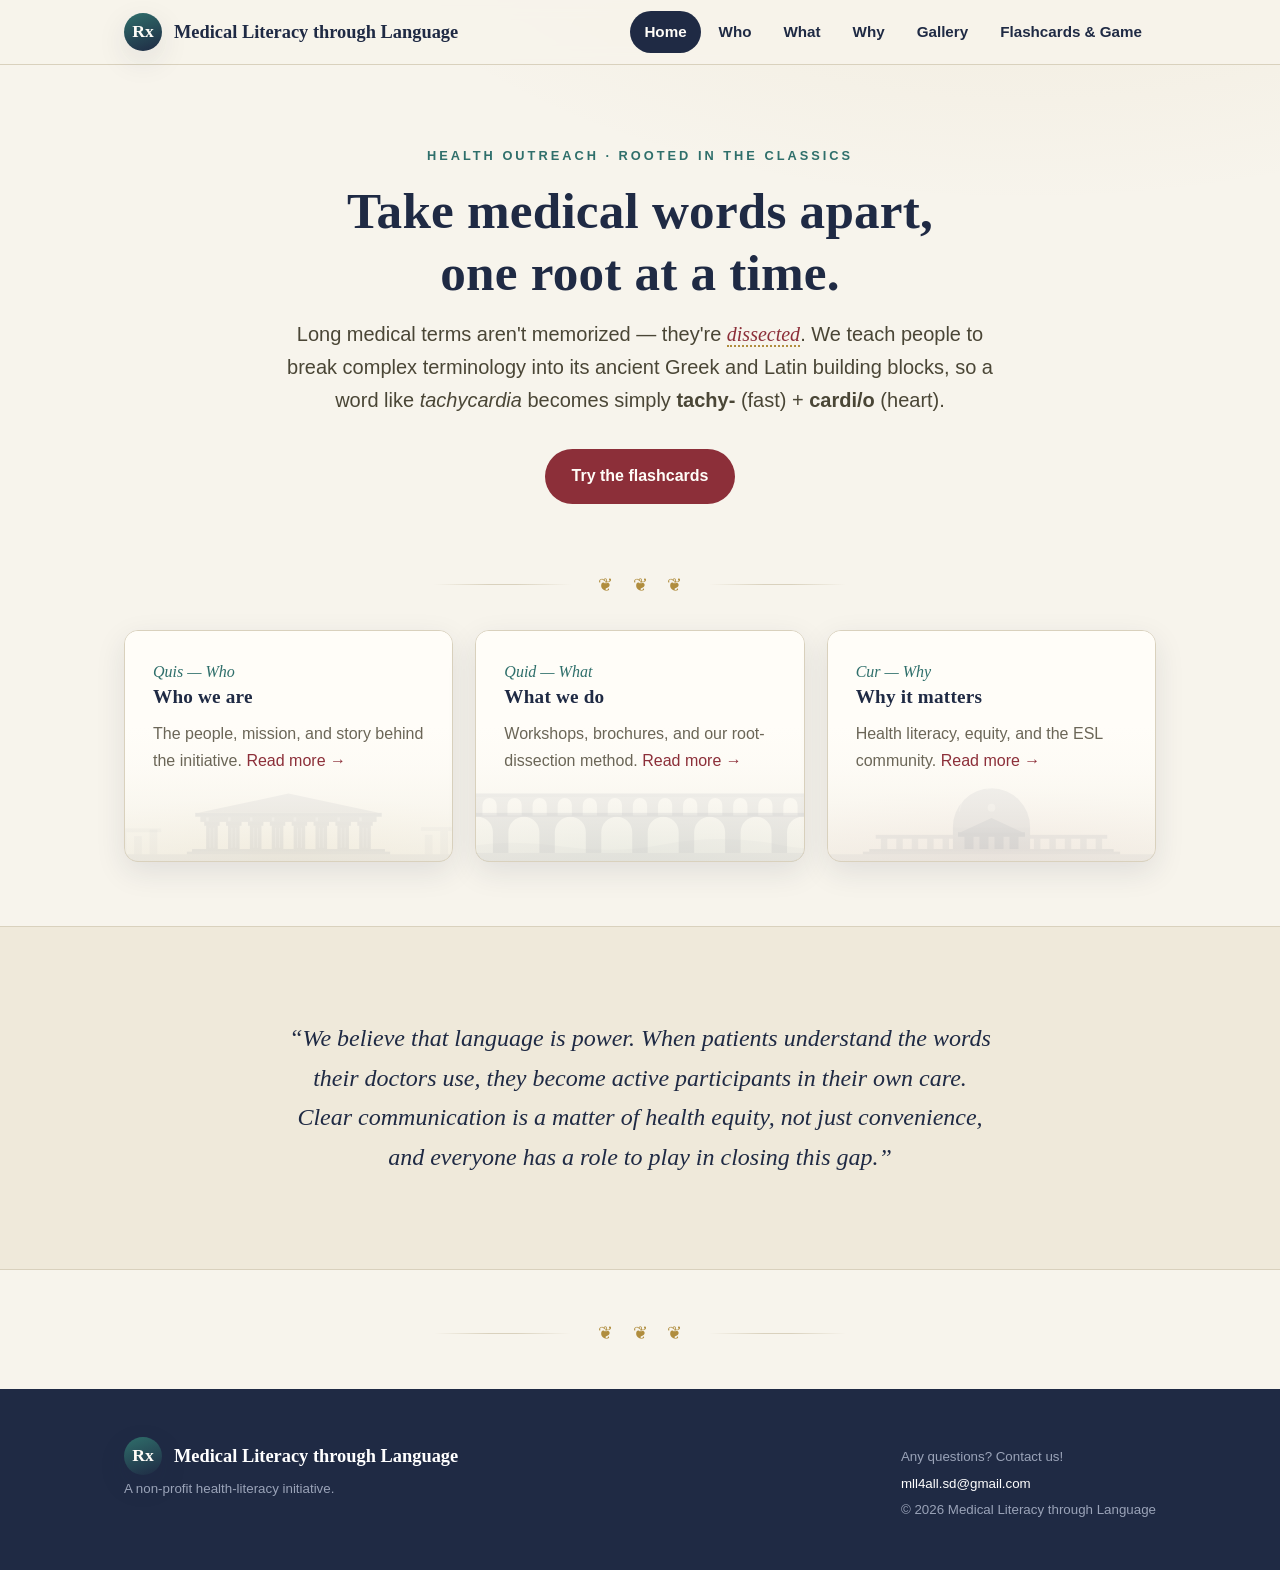
<file: index.html>
<!DOCTYPE html>
<html lang="en">
<head>
  <meta charset="UTF-8">
  <meta name="viewport" content="width=device-width, initial-scale=1.0">
  <title>Medical Literacy through Language — Dissecting Medical Language</title>
  <meta name="description" content="A health-outreach non-profit teaching people to decode medical terminology through its classical Greek and Latin roots.">
  <link rel="stylesheet" href="styles.css">
</head>
<body>

  <!-- ============ NAV (shared: edit header.js) ============ -->
  <script src="header.js"></script>

  <!-- ============ HERO ============ -->
  <header class="hero">
    <div class="container">
      <div class="eyebrow">Health Outreach · Rooted in the Classics</div>
      <h1>Take medical words apart,<br>one root at a time.</h1>
      <p class="lead">
        Long medical terms aren't memorized — they're <span class="word">dissected</span>.
        We teach people to break complex terminology into its ancient Greek and Latin
        building blocks, so a word like <i>tachycardia</i> becomes simply
        <b>tachy-</b> (fast) + <b>cardi/o</b> (heart).
      </p>
      <div class="btn-row">
        <a class="btn btn-primary" href="flashcards.html">Try the flashcards</a>
      </div>
    </div>
  </header>

  <div class="rule" aria-hidden="true" style="margin-top:10px;"><span>❦ ❦ ❦</span></div>

  <!-- ============ THREE PILLARS ============ -->
  <section>
    <div class="container">
      <div class="grid grid-3">
        <a class="card card-photo bg-who" href="who.html" style="color:inherit">
          <div class="kicker">Quis — Who</div>
          <h3>Who we are</h3>
          <p class="muted">The people, mission, and story behind the initiative. <span style="color:var(--accent)">Read more →</span></p>
        </a>
        <a class="card card-photo bg-what" href="what.html" style="color:inherit">
          <div class="kicker">Quid — What</div>
          <h3>What we do</h3>
          <p class="muted">Workshops, brochures, and our root-dissection method. <span style="color:var(--accent)">Read more →</span></p>
        </a>
        <a class="card card-photo bg-why" href="why.html" style="color:inherit">
          <div class="kicker">Cur — Why</div>
          <h3>Why it matters</h3>
          <p class="muted">Health literacy, equity, and the ESL community. <span style="color:var(--accent)">Read more →</span></p>
        </a>
      </div>
    </div>
  </section>

  <!-- ============ MISSION STRIP (editable) ============ -->
  <section style="background:var(--marble-2); border-top:1px solid var(--line); border-bottom:1px solid var(--line);">
    <div class="container" style="text-align:center; max-width:760px;">
      <p class="pullquote" style="border:none; padding:0; text-align:center;">
        “We believe that language is power. When patients understand the words their
        doctors use, they become active participants in their own care. Clear
        communication is a matter of health equity, not just convenience, and everyone
        has a role to play in closing this gap.”
      </p>
    </div>
  </section>

  <div class="rule" aria-hidden="true" style="margin-top:48px;"><span>❦ ❦ ❦</span></div>

  <!-- ============ FOOTER (shared: edit footer.js) ============ -->
  <script src="footer.js"></script>

  <script src="game.js"></script>
</body>
</html>
</file>
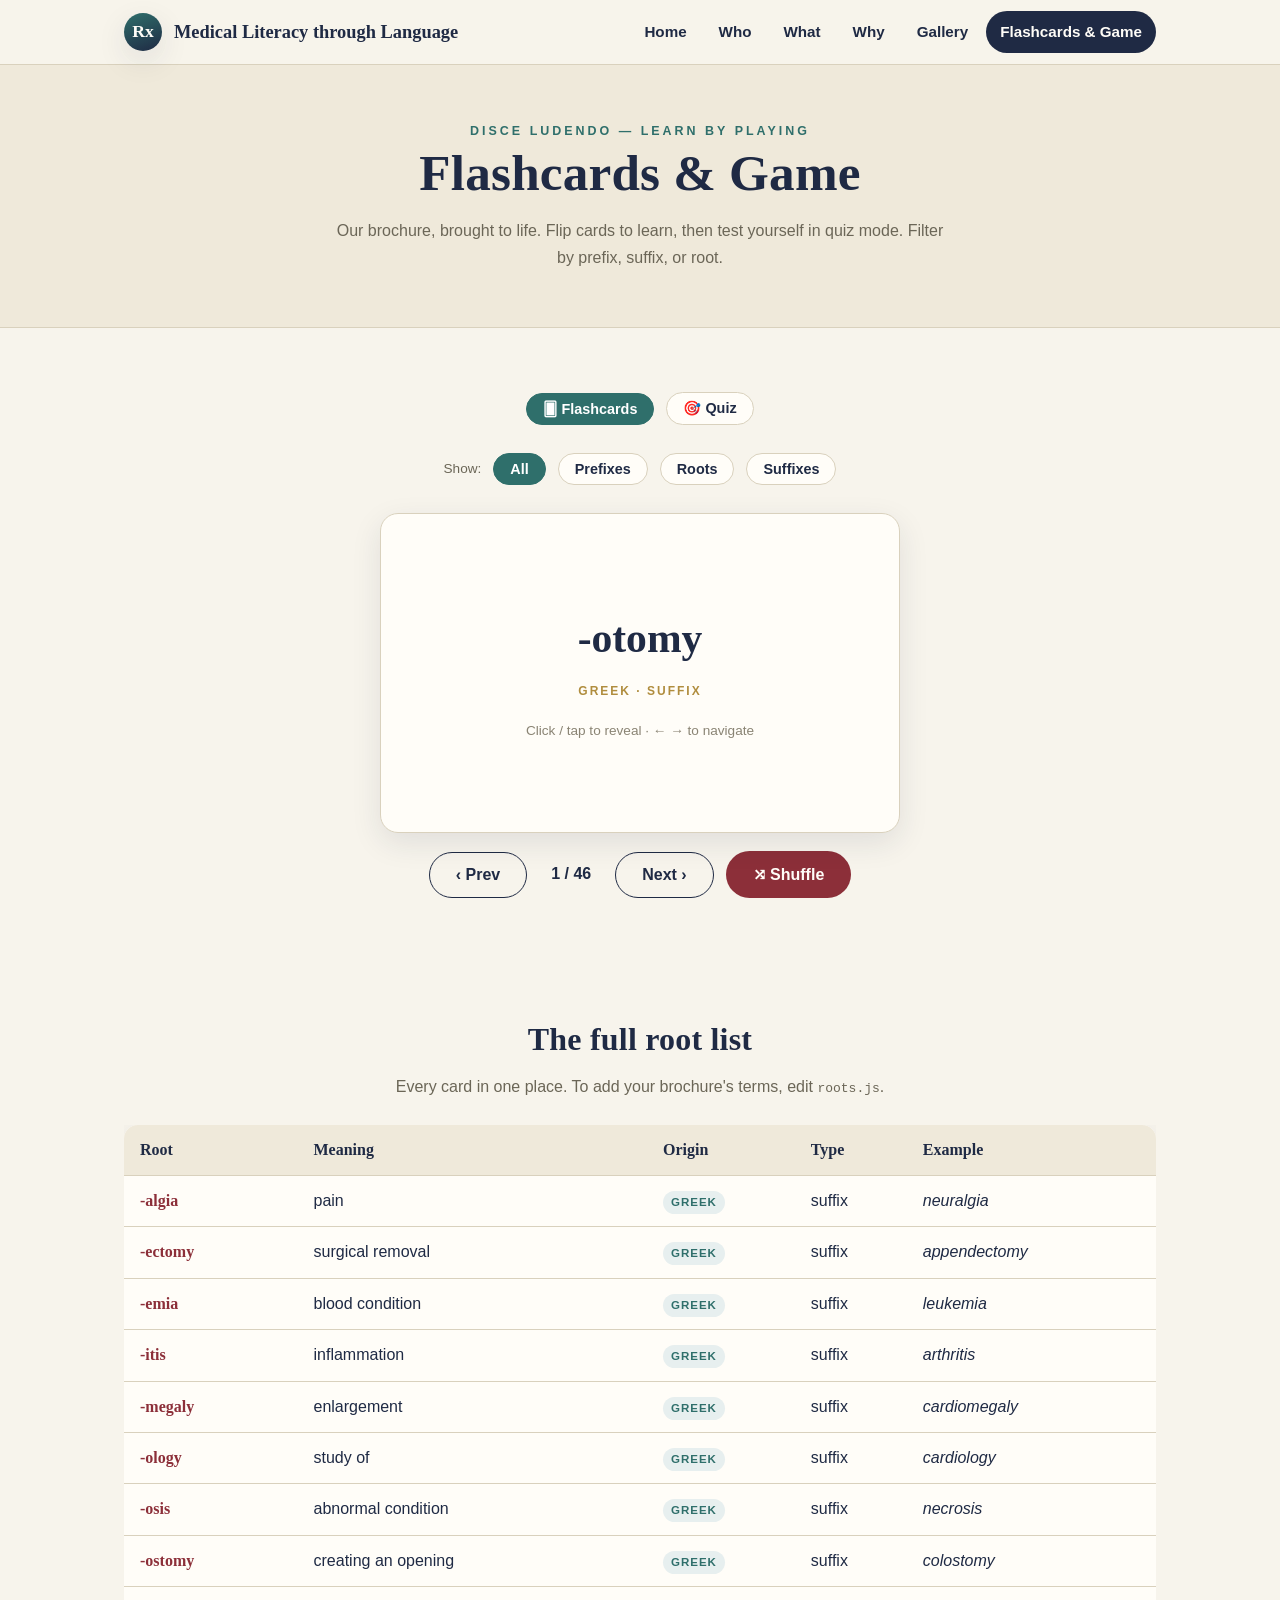
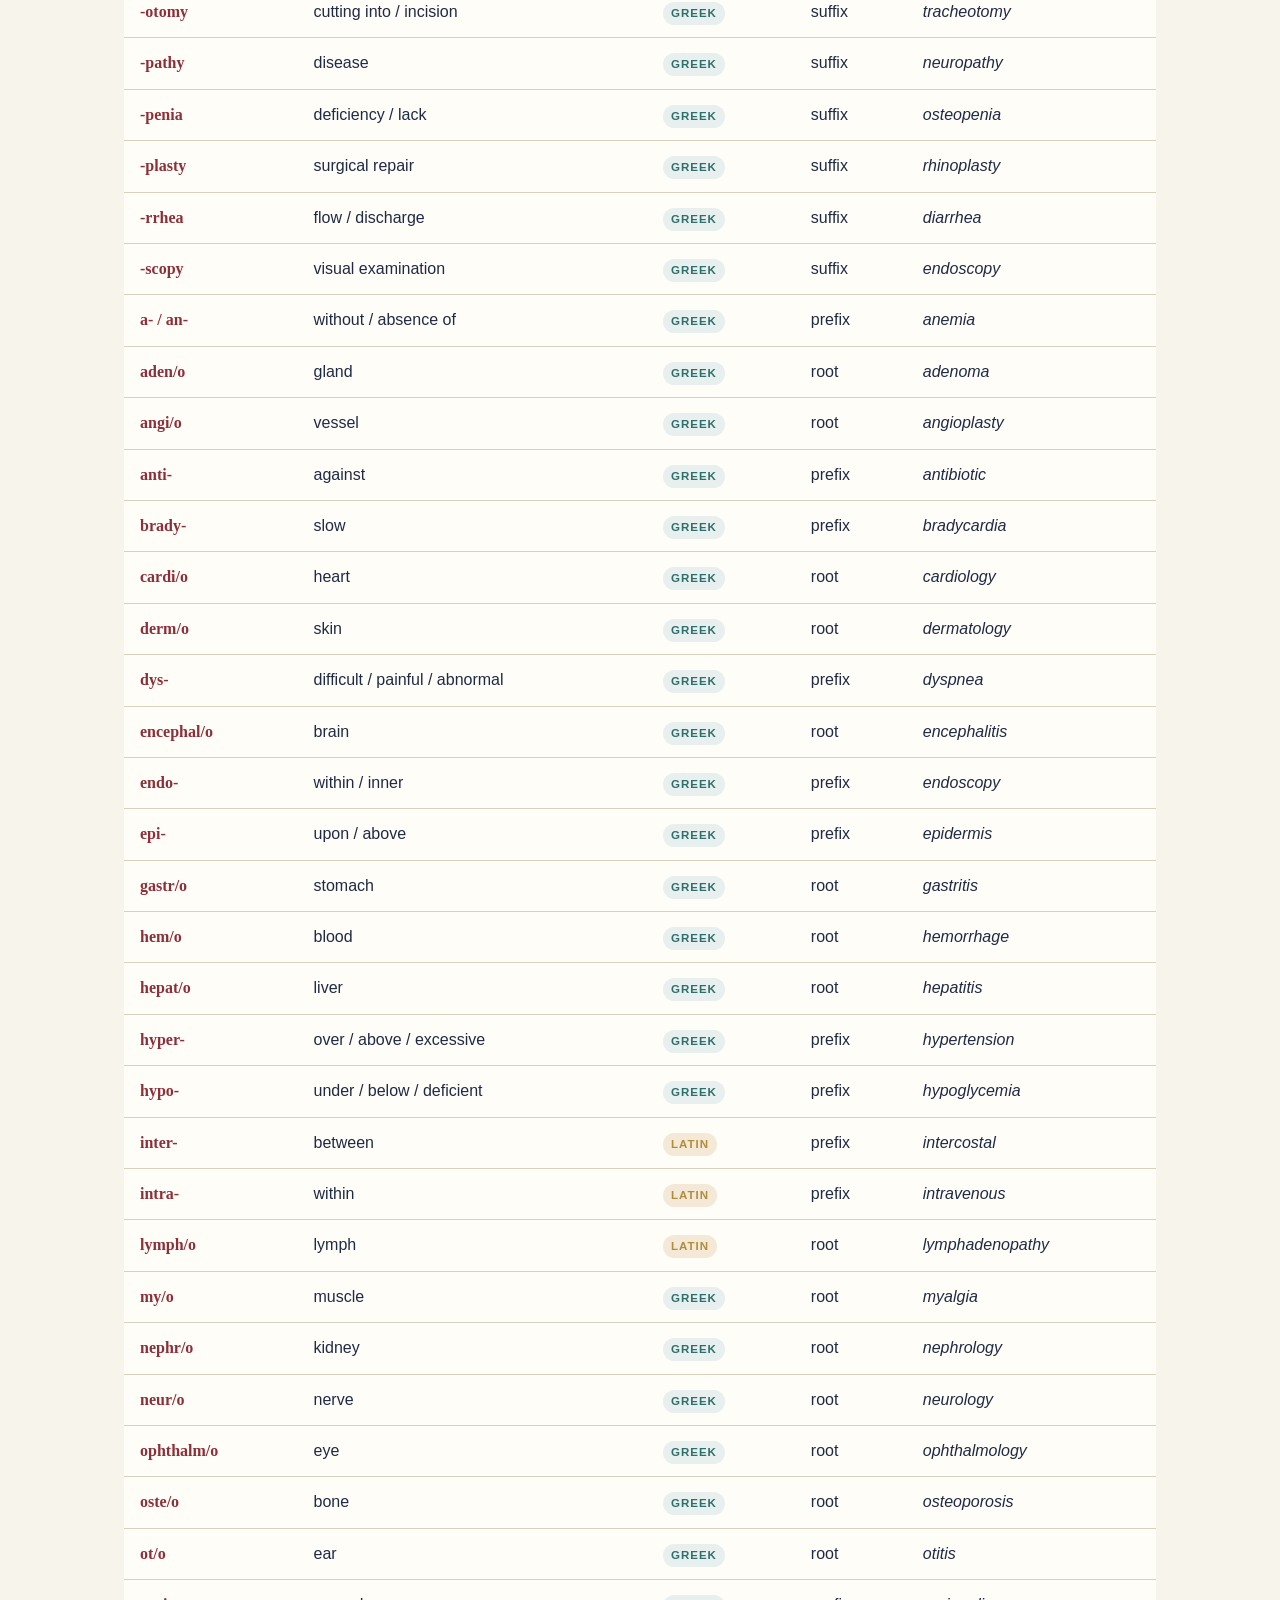
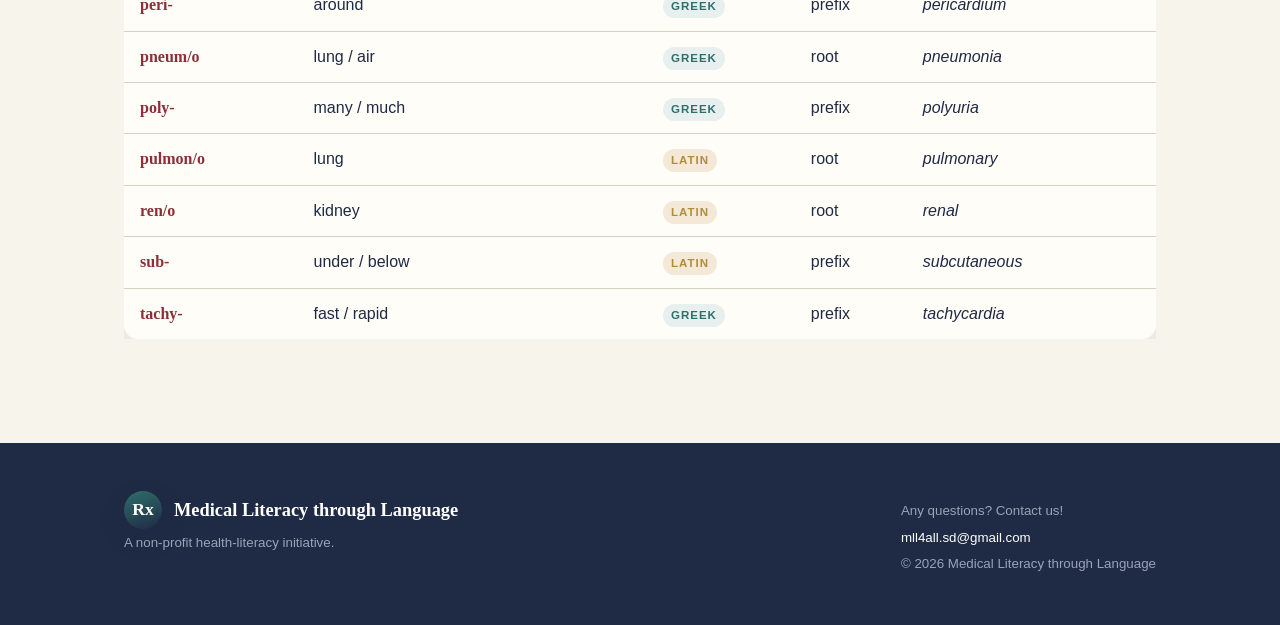
<file: flashcards.html>
<!DOCTYPE html>
<html lang="en">
<head>
  <meta charset="UTF-8">
  <meta name="viewport" content="width=device-width, initial-scale=1.0">
  <title>Flashcards &amp; Game — Medical Literacy through Language</title>
  <link rel="stylesheet" href="styles.css">
</head>
<body>

  <script src="header.js"></script>

  <div class="page-head">
    <div class="container">
      <div class="eyebrow">Disce ludendo — Learn by playing</div>
      <h1>Flashcards &amp; Game</h1>
      <p class="muted" style="max-width:620px; margin:8px auto 0;">
        Our brochure, brought to life. Flip cards to learn, then test yourself in
        quiz mode. Filter by prefix, suffix, or root.
      </p>
    </div>
  </div>

  <section id="flash-app">
    <div class="container">

      <!-- Mode + filter controls -->
      <div class="tool-bar">
        <button id="mode-flash" class="chip active">🂠 Flashcards</button>
        <button id="mode-quiz"  class="chip">🎯 Quiz</button>
      </div>
      <div class="tool-bar" id="filter-chips">
        <span class="muted" style="font-size:0.85rem;">Show:</span>
        <button class="chip active" data-filter="all">All</button>
        <button class="chip" data-filter="prefix">Prefixes</button>
        <button class="chip" data-filter="root">Roots</button>
        <button class="chip" data-filter="suffix">Suffixes</button>
      </div>

      <!-- ===== Flashcard panel ===== -->
      <div id="flash-panel">
        <div class="flash-wrap">
          <div class="flashcard" id="flashcard">
            <div class="flashcard-inner">
              <div class="flash-face flash-front">
                <div class="flash-root" id="flash-root">cardi/o</div>
                <div class="flash-origin" id="flash-origin">Greek · root</div>
                <div class="flash-hint">Click / tap to reveal · ← → to navigate</div>
              </div>
              <div class="flash-face flash-back">
                <div class="flash-meaning" id="flash-meaning">heart</div>
                <div class="flash-example" id="flash-example"></div>
              </div>
            </div>
          </div>
          <div class="flash-controls">
            <button class="btn btn-ghost" id="flash-prev">‹ Prev</button>
            <span class="flash-counter" id="flash-counter">1 / 1</span>
            <button class="btn btn-ghost" id="flash-next">Next ›</button>
            <button class="btn btn-primary" id="flash-shuffle">⤮ Shuffle</button>
          </div>
        </div>
      </div>

      <!-- ===== Quiz panel ===== -->
      <div id="quiz-panel" class="hidden">
        <div class="quiz-card card">
          <div class="scoreboard" id="quiz-score">Score: 0</div>
          <div class="best-score" id="quiz-best">Best: 0</div>
          <div class="quiz-q" id="quiz-q">Loading…</div>
          <div class="quiz-options" id="quiz-options"></div>
          <div class="quiz-feedback" id="quiz-feedback"></div>
          <div class="flash-controls" style="margin-top:16px;">
            <button class="btn btn-ghost" id="quiz-reset">↺ Reset</button>
            <button class="btn btn-primary hidden" id="quiz-next">Next question ›</button>
          </div>
        </div>
      </div>

    </div>
  </section>

  <!-- ===== Full reference table ===== -->
  <section style="padding-top:0;">
    <div class="container">
      <h2 style="text-align:center;">The full root list</h2>
      <p class="muted" style="text-align:center; max-width:620px; margin:0 auto 24px;">
        Every card in one place. To add your brochure's terms, edit <code>roots.js</code>.
      </p>
      <div style="overflow-x:auto;">
        <table class="term-table">
          <thead>
            <tr><th>Root</th><th>Meaning</th><th>Origin</th><th>Type</th><th>Example</th></tr>
          </thead>
          <tbody id="term-tbody"></tbody>
        </table>
      </div>
    </div>
  </section>

  <script src="footer.js"></script>
  <script src="roots.js"></script>
  <script src="game.js"></script>
</body>
</html>
</file>
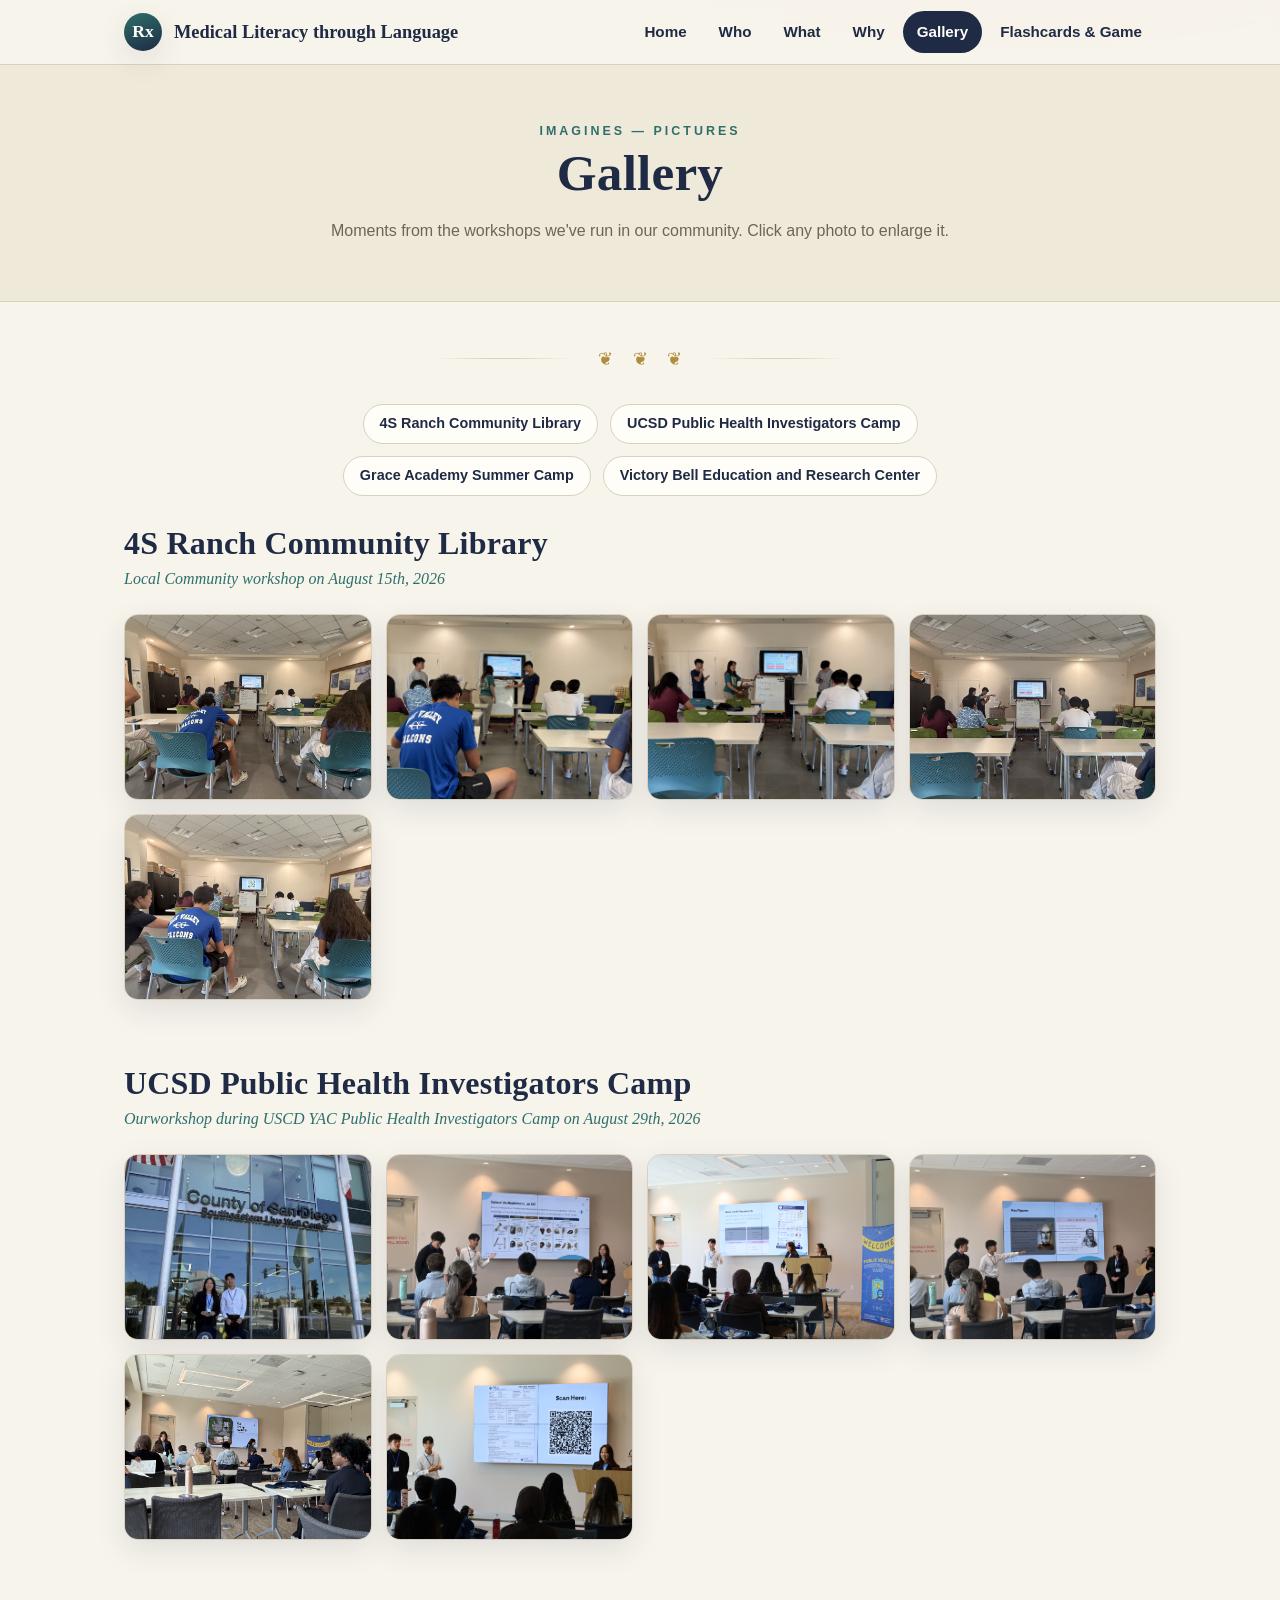
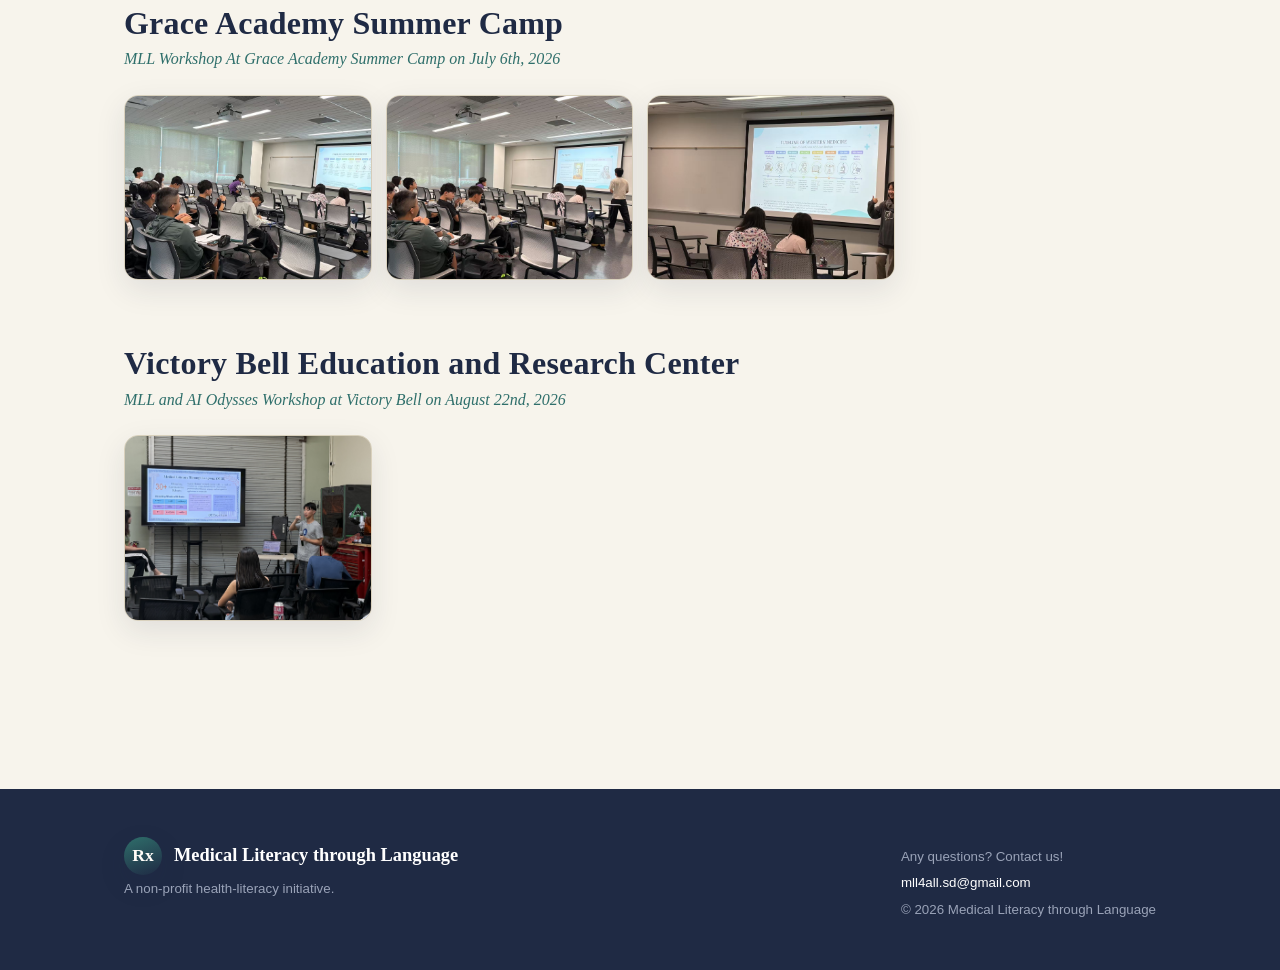
<file: gallery.html>
<!DOCTYPE html>
<html lang="en">
<head>
  <meta charset="UTF-8">
  <meta name="viewport" content="width=device-width, initial-scale=1.0">
  <title>Gallery — Medical Literacy through Language</title>
  <link rel="stylesheet" href="styles.css">
  <link rel="stylesheet" href="gallery.css">
</head>
<body>

  <script src="header.js"></script>

  <div class="page-head">
    <div class="container">
      <div class="eyebrow">Imagines — Pictures</div>
      <h1>Gallery</h1>
      <p class="muted" style="max-width:620px; margin:8px auto 0;">
        Moments from the workshops we've run in our community. Click any photo to enlarge it.
      </p>
    </div>
  </div>

  <div class="rule" aria-hidden="true"><span>❦ ❦ ❦</span></div>

  <section>
    <div class="container">
      <!-- Jump links, filled in by gallery.js -->
      <div class="tool-bar" id="gallery-jump" aria-label="Jump to a workshop"></div>

      <!-- Workshop sections, filled in by gallery.js -->
      <div id="gallery-root"></div>
    </div>
  </section>

  <!-- Lightbox -->
  <div class="lightbox hidden" id="lightbox" role="dialog" aria-modal="true" aria-label="Photo viewer">
    <button class="lb-close" id="lb-close" aria-label="Close">✕</button>
    <button class="lb-nav lb-prev" id="lb-prev" aria-label="Previous photo">‹</button>
    <figure class="lb-figure">
      <img id="lb-img" alt="">
      <figcaption id="lb-cap"></figcaption>
    </figure>
    <button class="lb-nav lb-next" id="lb-next" aria-label="Next photo">›</button>
  </div>

  <script src="footer.js"></script>
  <script src="gallery.js"></script>
</body>
</html>
</file>
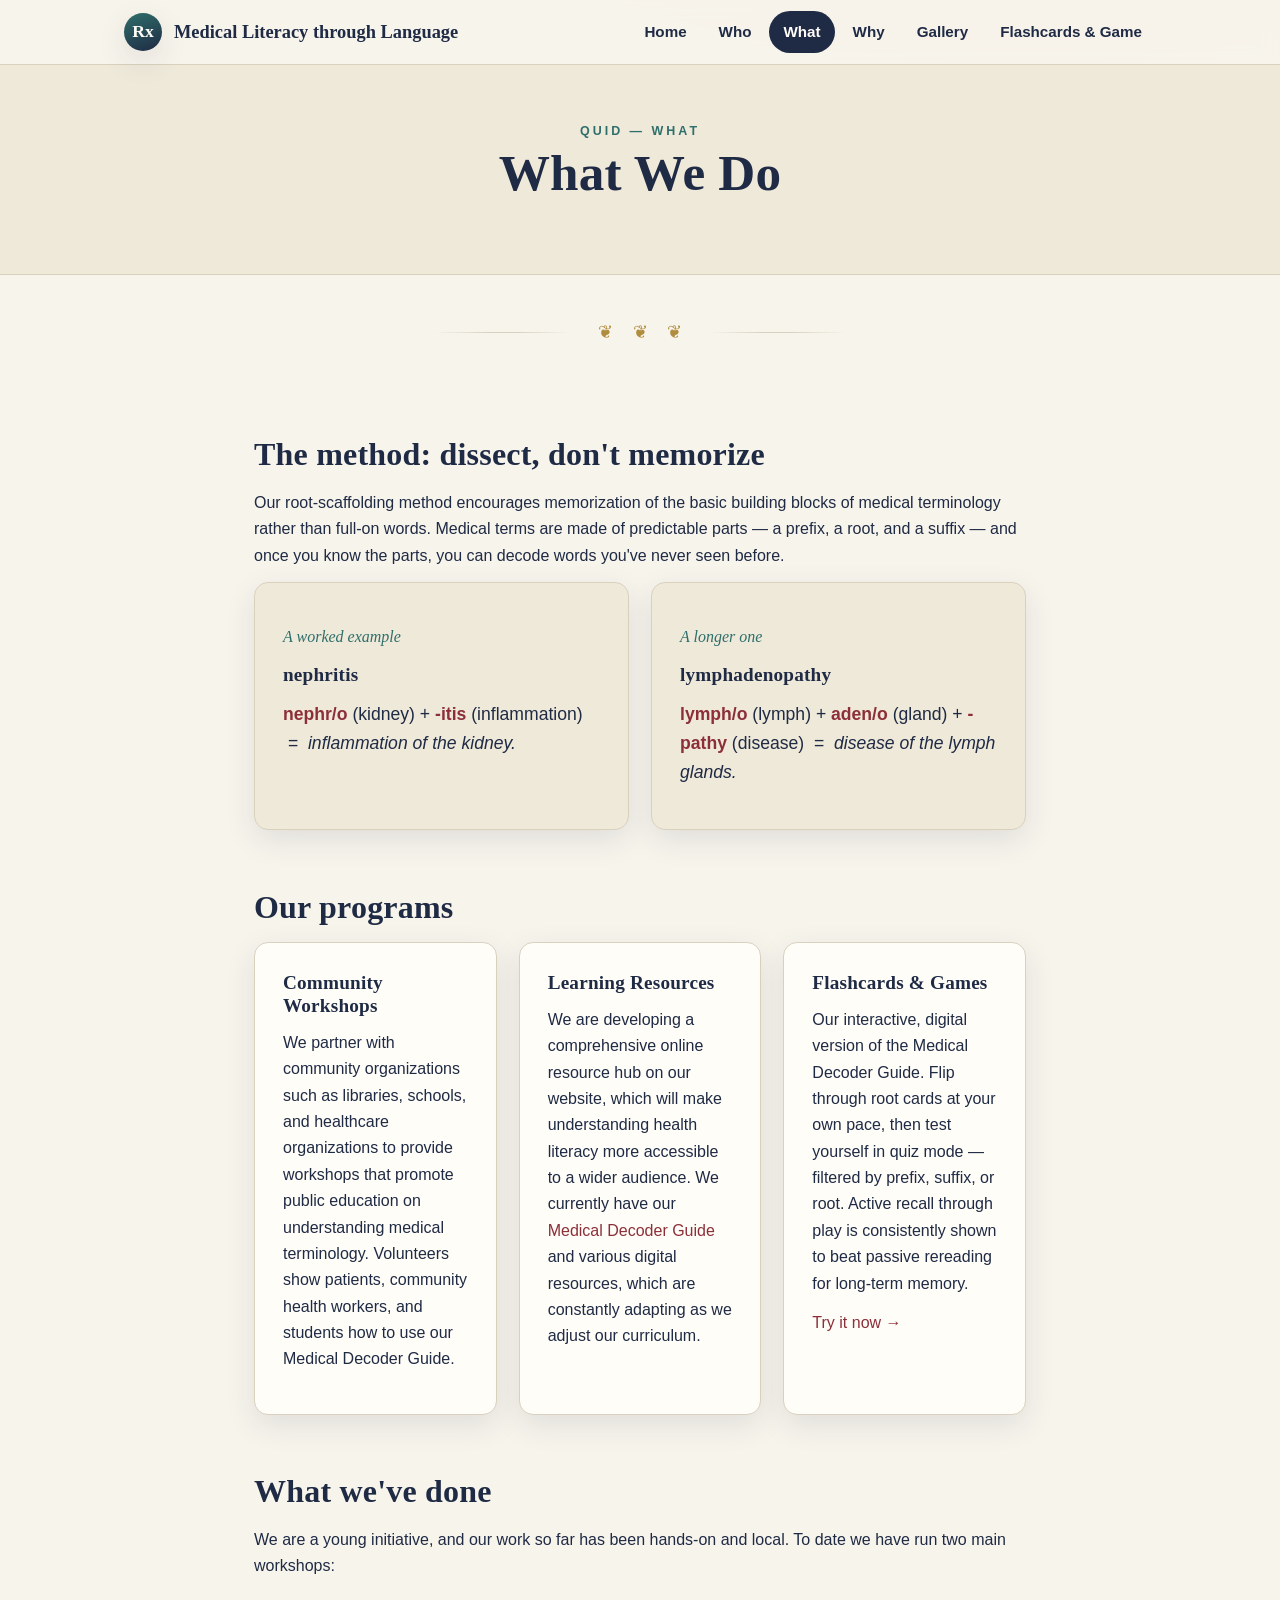
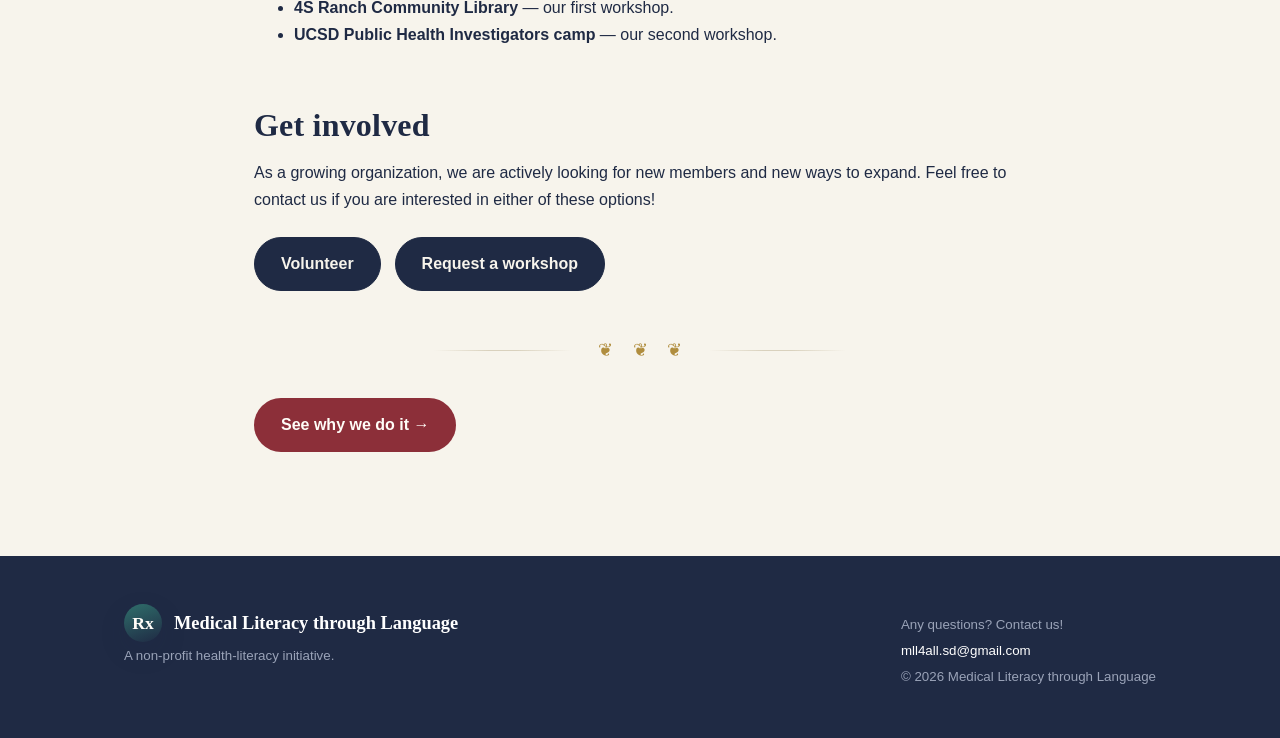
<file: what.html>
<!DOCTYPE html>
<html lang="en">
<head>
  <meta charset="UTF-8">
  <meta name="viewport" content="width=device-width, initial-scale=1.0">
  <title>What We Do — Medical Literacy through Language</title>
  <link rel="stylesheet" href="styles.css">
</head>
<body>

  <script src="header.js"></script>

  <div class="page-head">
    <div class="container">
      <div class="eyebrow">Quid — What</div>
      <h1>What We Do</h1>
    </div>
  </div>

  <div class="rule" aria-hidden="true"><span>❦ ❦ ❦</span></div>

  <section>
    <div class="container" style="max-width:820px;">

      <h2>The method: dissect, don't memorize</h2>
      <p>
        Our root-scaffolding method encourages memorization of the basic building blocks
        of medical terminology rather than full-on words. Medical terms are made of
        predictable parts — a prefix, a root, and a suffix — and once you know the parts,
        you can decode words you've never seen before.
      </p>

      <!-- Worked examples -->
      <div class="grid grid-2">
        <div class="card" style="background:var(--marble-2);">
          <p class="kicker">A worked example</p>
          <h3 style="margin-top:4px;">nephritis</h3>
          <p style="font-size:1.1rem;">
            <b style="color:var(--accent)">nephr/o</b> (kidney) +
            <b style="color:var(--accent)">-itis</b> (inflammation)
            &nbsp;=&nbsp; <i>inflammation of the kidney.</i>
          </p>
        </div>
        <div class="card" style="background:var(--marble-2);">
          <p class="kicker">A longer one</p>
          <h3 style="margin-top:4px;">lymphadenopathy</h3>
          <p style="font-size:1.1rem;">
            <b style="color:var(--accent)">lymph/o</b> (lymph) +
            <b style="color:var(--accent)">aden/o</b> (gland) +
            <b style="color:var(--accent)">-pathy</b> (disease)
            &nbsp;=&nbsp; <i>disease of the lymph glands.</i>
          </p>
        </div>
      </div>

      <h2>Our programs</h2>
      <div class="grid grid-3">
        <div class="card">
          <h3>Community Workshops</h3>
          <p>We partner with community organizations such as libraries, schools, and
            healthcare organizations to provide workshops that promote public education on
            understanding medical terminology. Volunteers show patients, community health
            workers, and students how to use our Medical Decoder Guide.</p>
        </div>
        <div class="card">
          <h3>Learning Resources</h3>
          <p>We are developing a comprehensive online resource hub on our website, which
            will make understanding health literacy more accessible to a wider audience. We
            currently have our <a href="https://drive.google.com/file/d/1Q5f4S8SQsngz_IT-kLq8eOkSl0xGSxTe/view?usp=sharing"
              target="_blank" rel="noopener noreferrer">Medical Decoder Guide</a> and various digital resources, which
            are constantly adapting as we adjust our curriculum.</p>
        </div>
        <div class="card">
          <h3>Flashcards &amp; Games</h3>
          <p>Our interactive, digital version of the Medical Decoder Guide. Flip through
            root cards at your own pace, then test yourself in quiz mode — filtered by
            prefix, suffix, or root. Active recall through play is consistently shown to
            beat passive rereading for long-term memory.</p>
          <p style="margin-bottom:0;"><a href="flashcards.html">Try it now →</a></p>
        </div>
      </div>

      <h2>What we've done</h2>
      <p>
        We are a young initiative, and our work so far has been hands-on and local. To
        date we have run two main workshops:
      </p>
      <ul>
        <li><b>4S Ranch Community Library</b> — our first workshop.</li>
        <li><b>UCSD Public Health Investigators camp</b> — our second workshop.</li>
      </ul>

      <h2>Get involved</h2>
      <p>
        As a growing organization, we are actively looking for new members and new ways to
        expand. Feel free to contact us if you are interested in either of these options!
      </p>
      <div class="btn-row" style="justify-content:flex-start; margin-top:24px;">
        <a class="btn btn-ink"
           href="https://docs.google.com/forms/d/1N7XI1xkRVHiIwzjXMcv0URnnYA-TZPtJQOoQJX__TGY/viewform"
           target="_blank" rel="noopener noreferrer">Volunteer</a>
        <a class="btn btn-ink"
           href="mailto:mll4all@gmail.com?subject=Workshop%20request">Request a workshop</a>
      </div>

      <div class="rule" aria-hidden="true" style="margin-top:44px;"><span>❦ ❦ ❦</span></div>

      <div class="btn-row" style="justify-content:flex-start; margin-top:32px;">
        <a class="btn btn-primary" href="why.html">See why we do it →</a>
      </div>
    </div>
  </section>

  <script src="footer.js"></script>
</body>
</html>
</file>
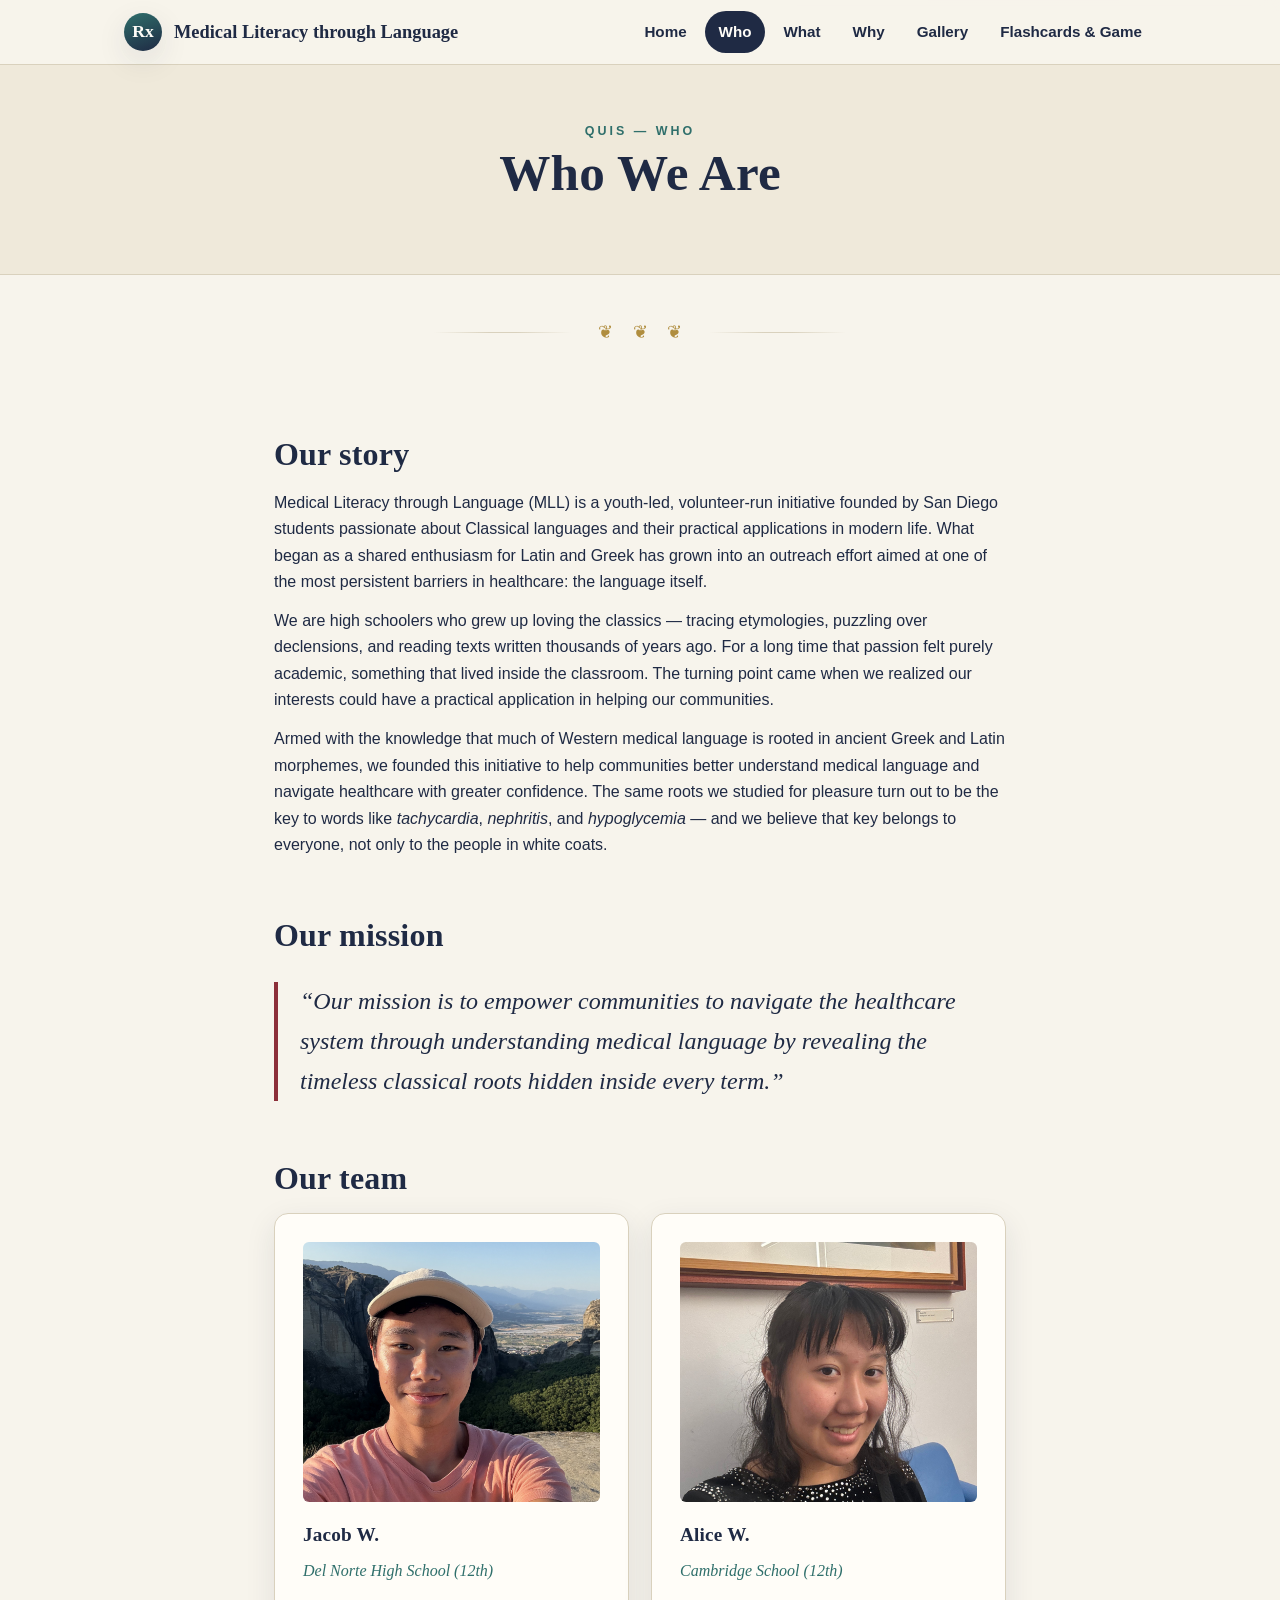
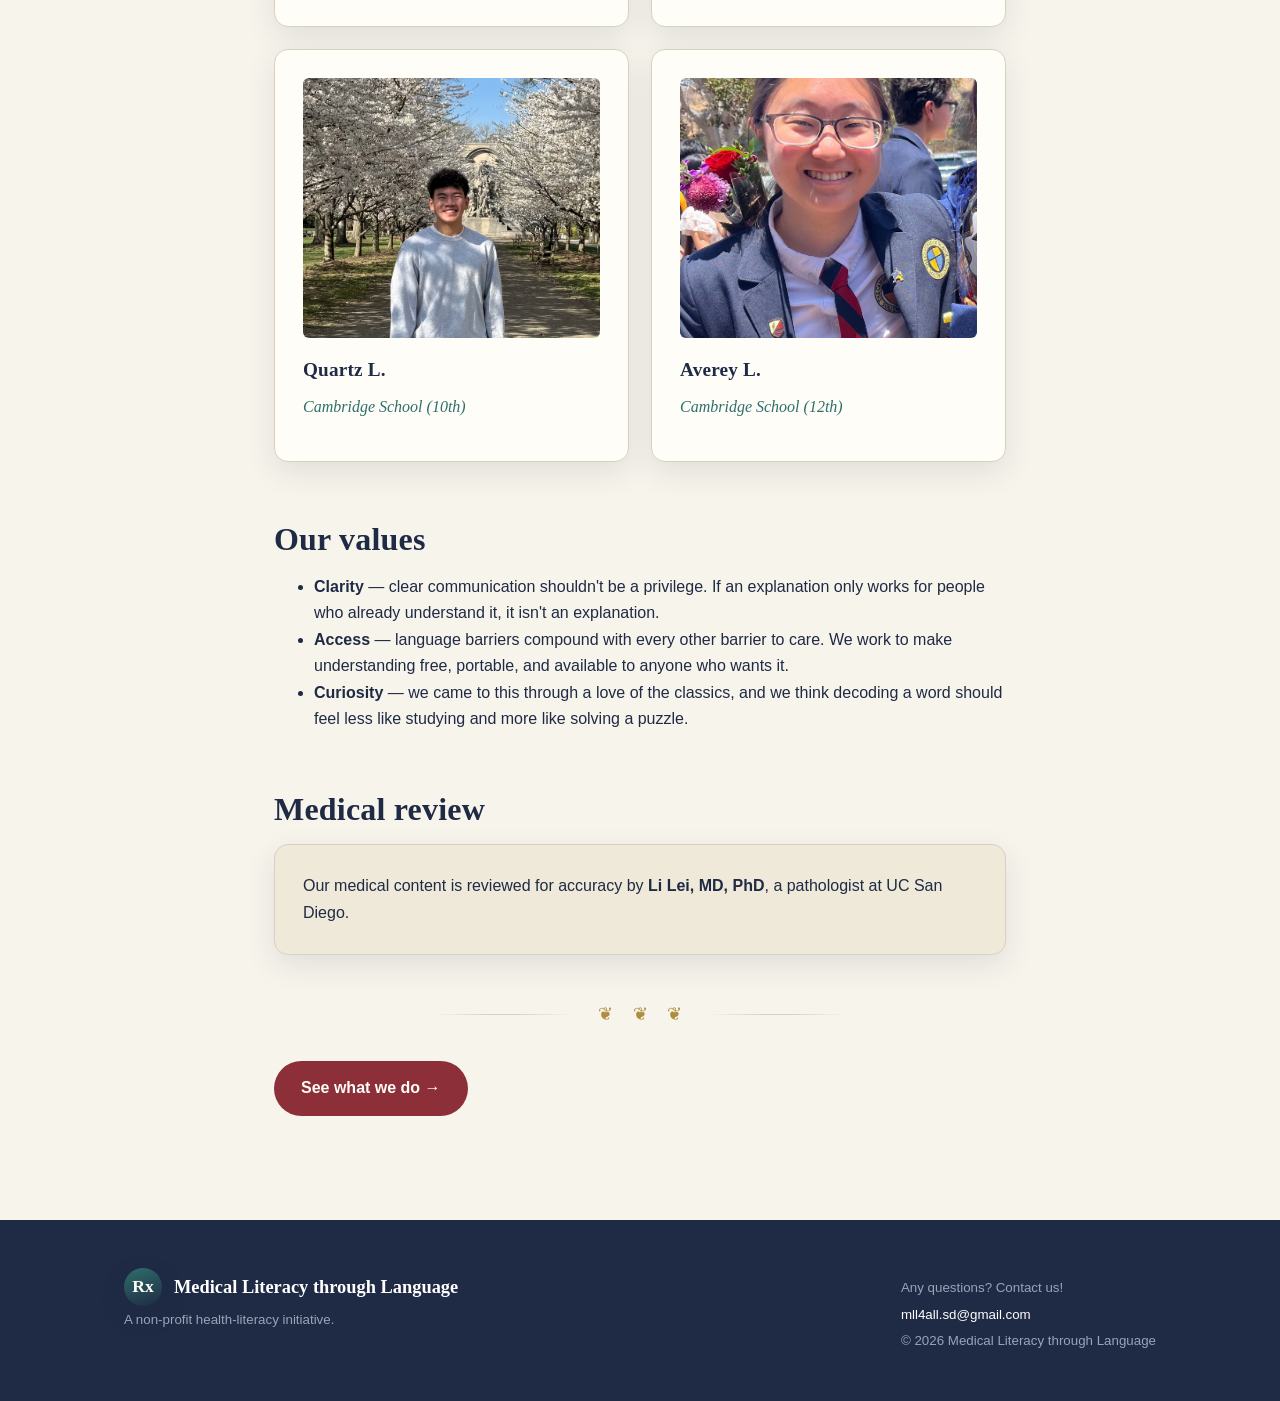
<file: who.html>
<!DOCTYPE html>
<html lang="en">
<head>
  <meta charset="UTF-8">
  <meta name="viewport" content="width=device-width, initial-scale=1.0">
  <title>Who We Are — Medical Literacy through Language</title>
  <link rel="stylesheet" href="styles.css">
</head>
<body>

  <script src="header.js"></script>

  <div class="page-head">
    <div class="container">
      <div class="eyebrow">Quis — Who</div>
      <h1>Who We Are</h1>
    </div>
  </div>

  <div class="rule" aria-hidden="true"><span>❦ ❦ ❦</span></div>

  <section>
    <div class="container" style="max-width:780px;">

      <h2>Our story</h2>
      <p>
        Medical Literacy through Language (MLL) is a youth-led, volunteer-run initiative
        founded by San Diego students passionate about Classical languages and their
        practical applications in modern life. What began as a shared enthusiasm for
        Latin and Greek has grown into an outreach effort aimed at one of the most
        persistent barriers in healthcare: the language itself.
      </p>
      <p>
        We are high schoolers who grew up loving the classics — tracing etymologies,
        puzzling over declensions, and reading texts written thousands of years ago. For
        a long time that passion felt purely academic, something that lived inside the
        classroom. The turning point came when we realized our interests could have a
        practical application in helping our communities.
      </p>
      <p>
        Armed with the knowledge that much of Western medical language is rooted in
        ancient Greek and Latin morphemes, we founded this initiative to help communities
        better understand medical language and navigate healthcare with greater
        confidence. The same roots we studied for pleasure turn out to be the key to
        words like <i>tachycardia</i>, <i>nephritis</i>, and <i>hypoglycemia</i> — and we
        believe that key belongs to everyone, not only to the people in white coats.
      </p>

      <h2>Our mission</h2>
      <p class="pullquote">
        “Our mission is to empower communities to navigate the healthcare system
        through understanding medical language by revealing the timeless classical
        roots hidden inside every term.”
      </p>

<h2>Our team</h2>
      <div class="grid grid-2">
        <div class="card">
          <img src="img/Jacob.jpg" alt="Jacob W." style="width:100%; height:260px; border-radius:6px; margin-bottom:12px; object-fit:cover;">
          <h3>Jacob W.</h3>
          <p class="kicker">Del Norte High School (12th)</p>
        </div>
        <div class="card">
          <img src="img/Alice.jpg" alt="Alice W." style="width:100%; height:260px; border-radius:6px; margin-bottom:12px; object-fit:cover;">
          <h3>Alice W.</h3>
          <p class="kicker">Cambridge School (12th)</p>
        </div>
        <div class="card">
          <img src="img/Quartz.jpg" alt="Quartz L." style="width:100%; height:260px; border-radius:6px; margin-bottom:12px; object-fit:cover;">
          <h3>Quartz L.</h3>
          <p class="kicker">Cambridge School (10th)</p>
        </div>
        <div class="card">
          <img src="img/Avery.jpg" alt="Averey L." style="width:100%; height:260px; border-radius:6px; margin-bottom:12px; object-fit:cover;">
          <h3>Averey L.</h3>
          <p class="kicker">Cambridge School (12th)</p>
        </div>
      </div>

      <h2>Our values</h2>
      <ul>
        <li><b>Clarity</b> — clear communication shouldn't be a privilege. If an
          explanation only works for people who already understand it, it isn't an
          explanation.</li>
        <li><b>Access</b> — language barriers compound with every other barrier to care.
          We work to make understanding free, portable, and available to anyone who wants
          it.</li>
        <li><b>Curiosity</b> — we came to this through a love of the classics, and we think
          decoding a word should feel less like studying and more like solving a puzzle.</li>
      </ul>

      <h2>Medical review</h2>
      <div class="card" style="background:var(--marble-2);">
        <p style="margin:0;">
          Our medical content is reviewed for accuracy by <b>Li Lei, MD, PhD</b>, a
          pathologist at UC San Diego.
        </p>
      </div>

      <div class="rule" aria-hidden="true" style="margin-top:44px;"><span>❦ ❦ ❦</span></div>

      <div class="btn-row" style="justify-content:flex-start; margin-top:32px;">
        <a class="btn btn-primary" href="what.html">See what we do →</a>
      </div>
    </div>
  </section>

  <script src="footer.js"></script>
</body>
</html>
</file>
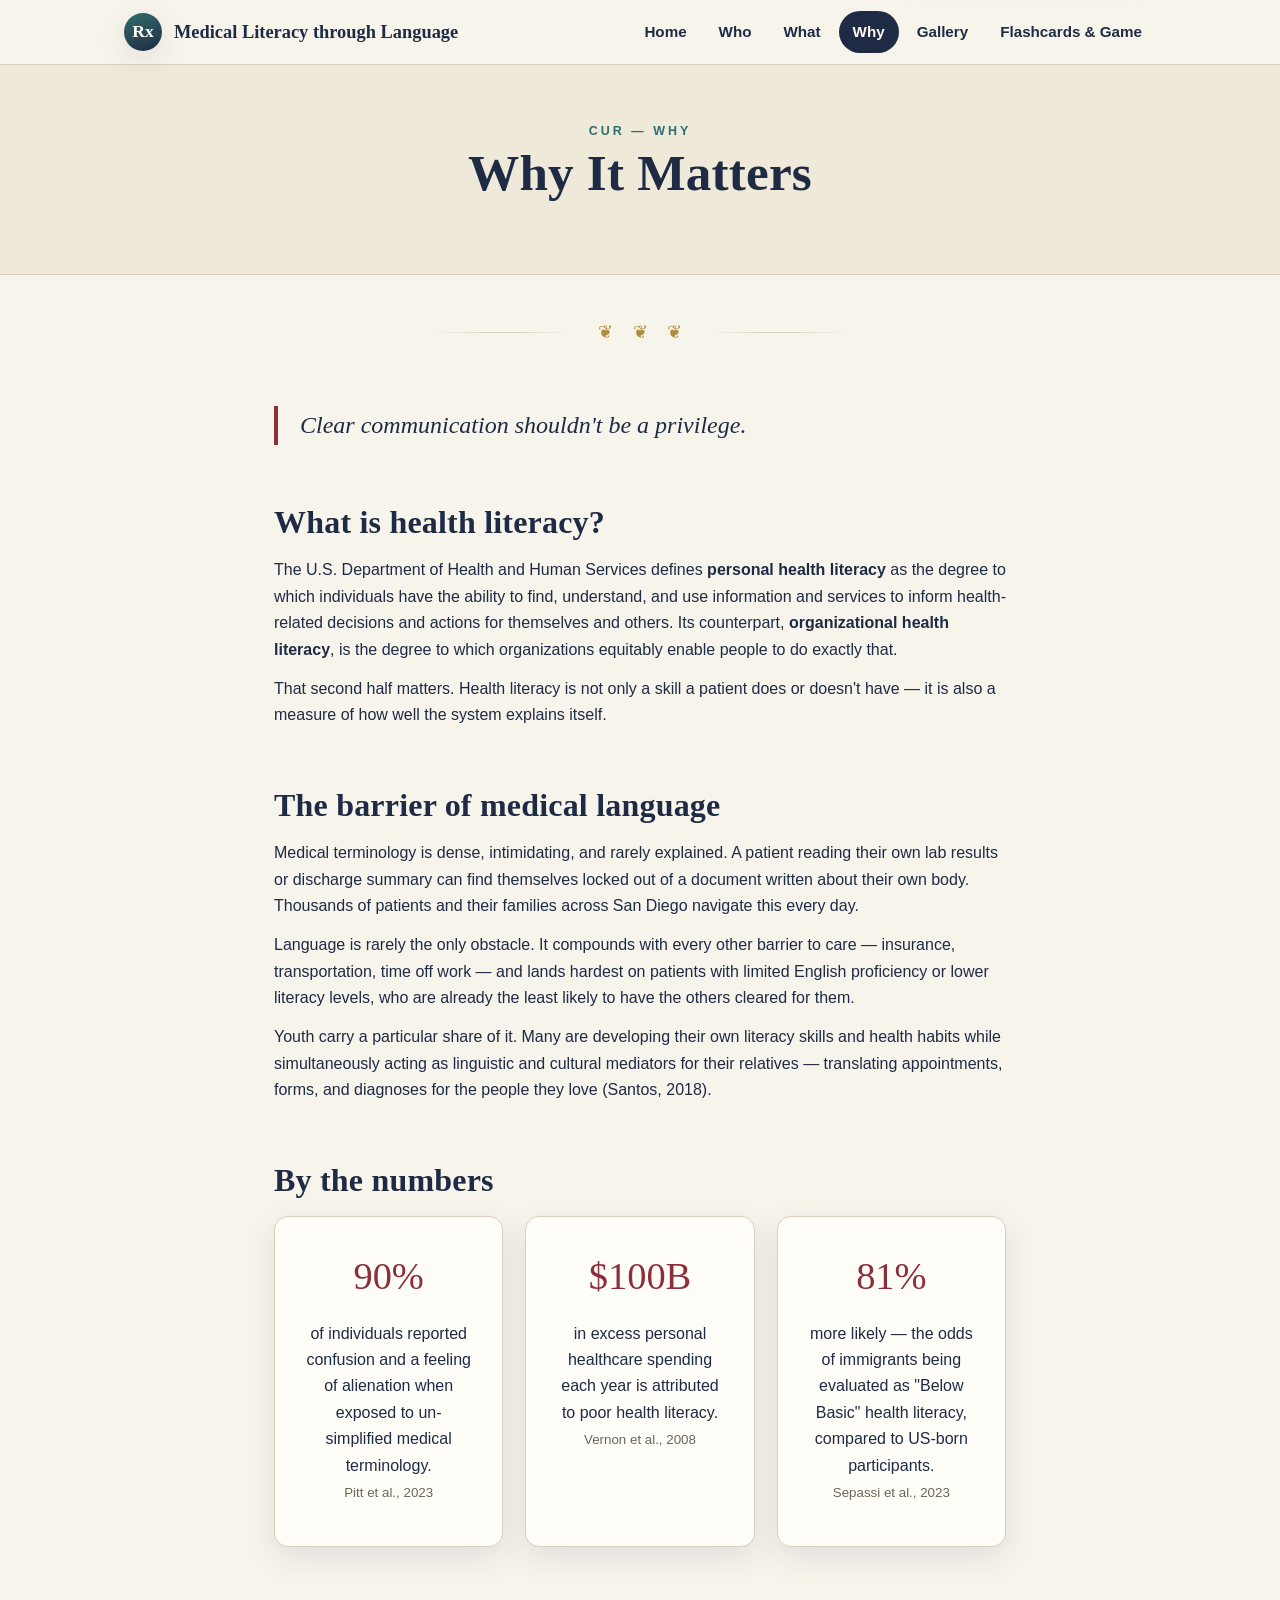
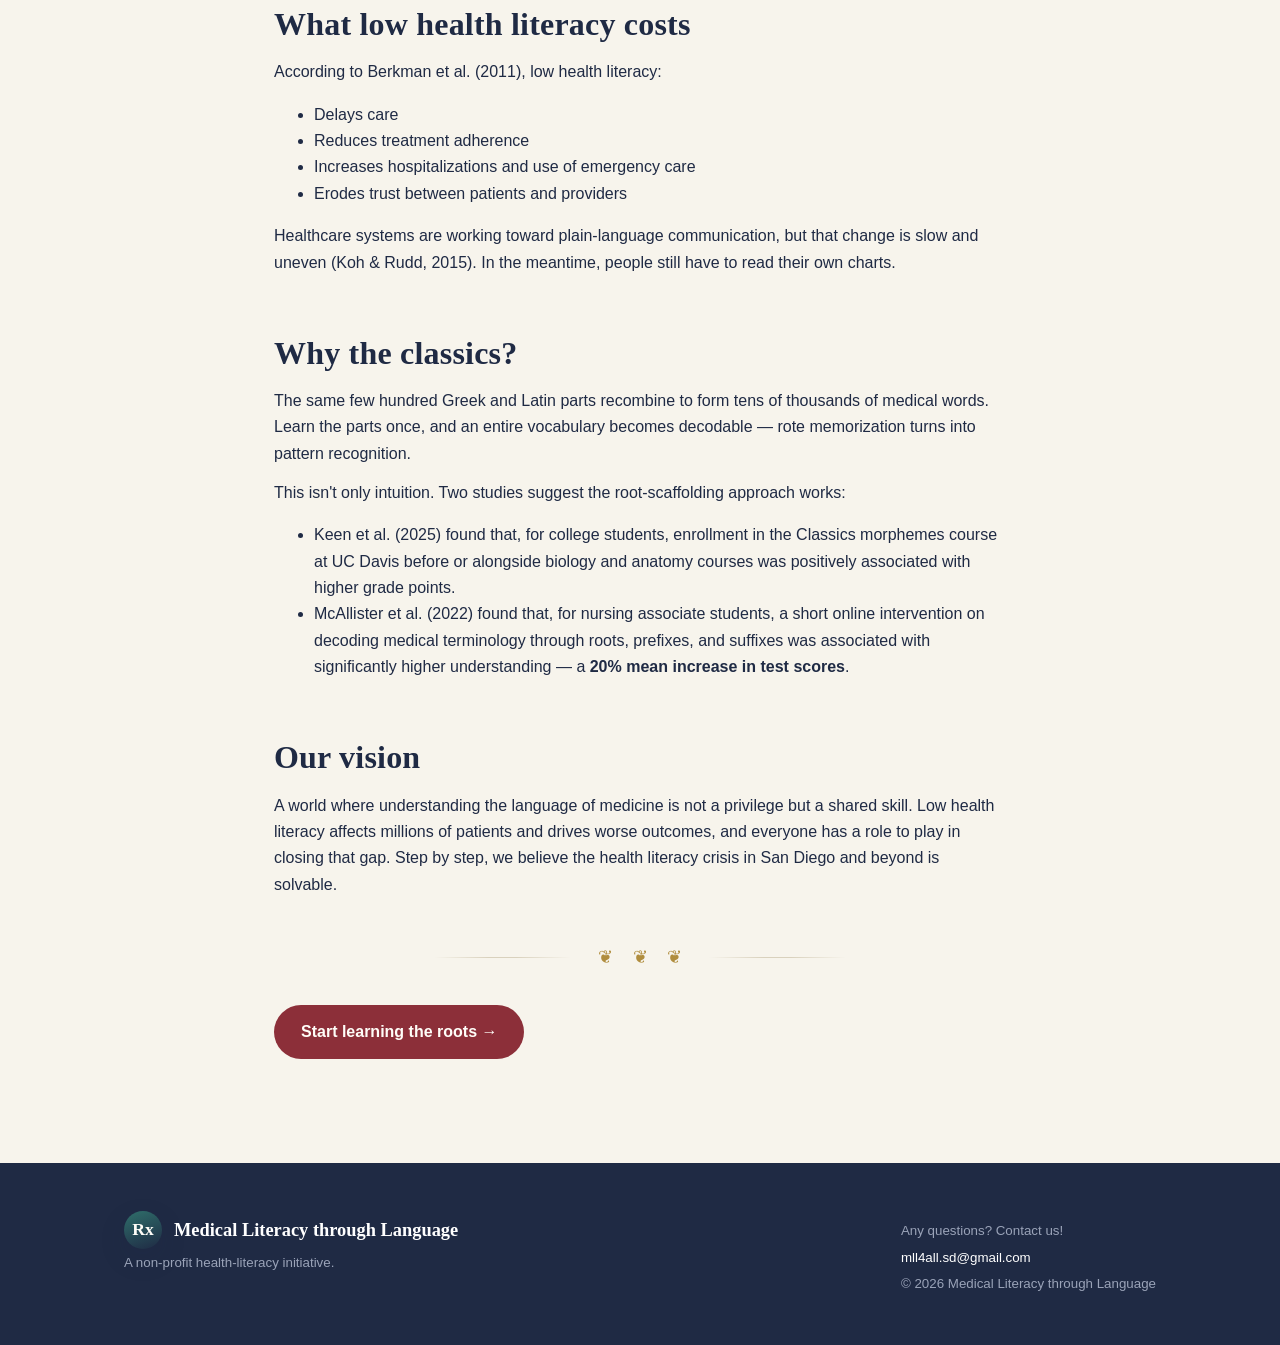
<file: why.html>
<!DOCTYPE html>
<html lang="en">
<head>
  <meta charset="UTF-8">
  <meta name="viewport" content="width=device-width, initial-scale=1.0">
  <title>Why It Matters — Medical Literacy through Language</title>
  <link rel="stylesheet" href="styles.css">
</head>
<body>

  <script src="header.js"></script>

  <div class="page-head">
    <div class="container">
      <div class="eyebrow">Cur — Why</div>
      <h1>Why It Matters</h1>
    </div>
  </div>

  <div class="rule" aria-hidden="true"><span>❦ ❦ ❦</span></div>

  <section>
    <div class="container" style="max-width:780px;">

      <p class="pullquote">
        Clear communication shouldn't be a privilege.
      </p>

      <h2>What is health literacy?</h2>
      <p>
        The U.S. Department of Health and Human Services defines <b>personal health
        literacy</b> as the degree to which individuals have the ability to find,
        understand, and use information and services to inform health-related decisions and
        actions for themselves and others. Its counterpart, <b>organizational health
        literacy</b>, is the degree to which organizations equitably enable people to do
        exactly that.
      </p>
      <p>
        That second half matters. Health literacy is not only a skill a patient does or
        doesn't have — it is also a measure of how well the system explains itself.
      </p>

      <h2>The barrier of medical language</h2>
      <p>
        Medical terminology is dense, intimidating, and rarely explained. A patient reading
        their own lab results or discharge summary can find themselves locked out of a
        document written about their own body. Thousands of patients and their families
        across San Diego navigate this every day.
      </p>
      <p>
        Language is rarely the only obstacle. It compounds with every other barrier to care
        — insurance, transportation, time off work — and lands hardest on patients with
        limited English proficiency or lower literacy levels, who are already the least
        likely to have the others cleared for them.
      </p>
      <p>
        Youth carry a particular share of it. Many are developing their own literacy skills
        and health habits while simultaneously acting as linguistic and cultural mediators
        for their relatives — translating appointments, forms, and diagnoses for the people
        they love (Santos, 2018).
      </p>

      <h2>By the numbers</h2>
      <div class="grid grid-3">
        <div class="card" style="text-align:center;">
          <div style="font-family:var(--serif); font-size:2.4rem; color:var(--accent);">90%</div>
          <p>of individuals reported confusion and a feeling of alienation when exposed to
            un-simplified medical terminology.<br>
            <small class="muted">Pitt et al., 2023</small></p>
        </div>
        <div class="card" style="text-align:center;">
          <div style="font-family:var(--serif); font-size:2.4rem; color:var(--accent);">$100B</div>
          <p>in excess personal healthcare spending each year is attributed to poor health
            literacy.<br>
            <small class="muted">Vernon et al., 2008</small></p>
        </div>
        <div class="card" style="text-align:center;">
          <div style="font-family:var(--serif); font-size:2.4rem; color:var(--accent);">81%</div>
          <p>more likely — the odds of immigrants being evaluated as "Below Basic" health
            literacy, compared to US-born participants.<br>
            <small class="muted">Sepassi et al., 2023</small></p>
        </div>
      </div>

      <h2>What low health literacy costs</h2>
      <p>According to Berkman et al. (2011), low health literacy:</p>
      <ul>
        <li>Delays care</li>
        <li>Reduces treatment adherence</li>
        <li>Increases hospitalizations and use of emergency care</li>
        <li>Erodes trust between patients and providers</li>
      </ul>
      <p>
        Healthcare systems are working toward plain-language communication, but that change
        is slow and uneven (Koh &amp; Rudd, 2015). In the meantime, people still have to
        read their own charts.
      </p>

      <h2>Why the classics?</h2>
      <p>
        The same few hundred Greek and Latin parts recombine to form tens of thousands of
        medical words. Learn the parts once, and an entire vocabulary becomes decodable —
        rote memorization turns into pattern recognition.
      </p>
      <p>
        This isn't only intuition. Two studies suggest the root-scaffolding approach works:
      </p>
      <ul>
        <li>Keen et al. (2025) found that, for college students, enrollment in the Classics
          morphemes course at UC Davis before or alongside biology and anatomy courses was
          positively associated with higher grade points.</li>
        <li>McAllister et al. (2022) found that, for nursing associate students, a short
          online intervention on decoding medical terminology through roots, prefixes, and
          suffixes was associated with significantly higher understanding — a
          <b>20% mean increase in test scores</b>.</li>
      </ul>

      <h2>Our vision</h2>
      <p>
        A world where understanding the language of medicine is not a privilege but a
        shared skill. Low health literacy affects millions of patients and drives worse
        outcomes, and everyone has a role to play in closing that gap. Step by step, we
        believe the health literacy crisis in San Diego and beyond is solvable.
      </p>

      <div class="rule" aria-hidden="true" style="margin-top:44px;"><span>❦ ❦ ❦</span></div>

      <div class="btn-row" style="justify-content:flex-start; margin-top:32px;">
        <a class="btn btn-primary" href="flashcards.html">Start learning the roots →</a>
      </div>

    </div>
  </section>

  <script src="footer.js"></script>
</body>
</html>
</file>
<file: styles.css>
/* ===========================================================
   Medical Roots — shared stylesheet
   Classical + clinical theme. Edit COLORS below to rebrand.
   =========================================================== */

:root {
  /* --- Brand colors (change these to rebrand the whole site) --- */
  --ink:        #1f2a44;   /* deep classical navy — main text */
  --marble:     #f7f4ec;   /* parchment / marble background */
  --marble-2:   #efe9da;   /* slightly darker panel */
  --accent:     #8c2f39;   /* roman red — links & highlights */
  --accent-2:   #2f6f6b;   /* aegean teal — medical accent */
  --gold:       #b08d3e;   /* laurel gold */
  --line:       #d9d1bd;   /* hairline borders */
  --white:      #fffdf8;

  --serif: "Iowan Old Style", "Palatino Linotype", "Book Antiqua", Palatino, Georgia, serif;
  --sans:  -apple-system, BlinkMacSystemFont, "Segoe UI", Roboto, Helvetica, Arial, sans-serif;

  --radius: 14px;
  --shadow: 0 10px 30px rgba(31, 42, 68, 0.10);
  --maxw: 1080px;
}

* { box-sizing: border-box; }

html { scroll-behavior: smooth; }

body {
  margin: 0;
  font-family: var(--sans);
  color: var(--ink);
  background:
    radial-gradient(1200px 600px at 80% -10%, rgba(176,141,62,0.10), transparent 60%),
    var(--marble);
  line-height: 1.65;
  -webkit-font-smoothing: antialiased;
}

a { color: var(--accent); text-decoration: none; }
a:hover { text-decoration: underline; }

h1, h2, h3 { font-family: var(--serif); color: var(--ink); line-height: 1.2; letter-spacing: 0.2px; }
h1 { font-size: clamp(2rem, 5vw, 3.2rem); margin: 0 0 0.3em; }
h2 { font-size: clamp(1.4rem, 3vw, 2rem); margin: 1.8em 0 0.5em; }
h3 { font-size: 1.2rem; margin: 1.4em 0 0.4em; }

p { margin: 0.8em 0; }

/* ---------- Layout ---------- */
.container { max-width: var(--maxw); margin: 0 auto; padding: 0 24px; }
section { padding: 64px 0; }
.muted { color: #6b6657; }

/* ---------- Top navigation ---------- */
.nav {
  position: sticky; top: 0; z-index: 50;
  background: rgba(247, 244, 236, 0.86);
  backdrop-filter: saturate(140%) blur(8px);
  border-bottom: 1px solid var(--line);
}
.nav .container {
  display: flex; align-items: center; justify-content: space-between;
  min-height: 64px; gap: 16px;
}
.brand { display: flex; align-items: center; gap: 12px; font-family: var(--serif); font-weight: 700; font-size: 1.15rem; color: var(--ink); }
.brand:hover { text-decoration: none; }
.brand .mark {
  width: 38px; height: 38px; border-radius: 50%;
  display: grid; place-items: center;
  background: linear-gradient(160deg, var(--accent-2), var(--ink));
  color: var(--white); font-family: var(--serif); font-weight: 700; font-size: 1.1rem;
  box-shadow: var(--shadow);
}
.nav-links { display: flex; gap: 4px; flex-wrap: wrap; }
.nav-links a {
  color: var(--ink); padding: 8px 14px; border-radius: 999px; font-weight: 600; font-size: 0.95rem;
}
.nav-links a:hover { background: var(--marble-2); text-decoration: none; }
.nav-links a.active { background: var(--ink); color: var(--white); }

.nav-toggle { display: none; background: none; border: 1px solid var(--line); border-radius: 10px; padding: 8px 12px; font-size: 1.1rem; cursor: pointer; }

@media (max-width: 760px) {
  .nav-toggle { display: block; }
  .nav-links { display: none; width: 100%; flex-direction: column; padding-bottom: 12px; }
  .nav-links.open { display: flex; }
  .nav .container { flex-wrap: wrap; }
}

/* ---------- Hero ---------- */
.hero { padding: 80px 0 56px; text-align: center; }
.hero .eyebrow {
  text-transform: uppercase; letter-spacing: 3px; font-size: 0.8rem; font-weight: 700;
  color: var(--accent-2); margin-bottom: 14px;
}
.hero p.lead { font-size: 1.25rem; max-width: 720px; margin: 0.6em auto 1.6em; color: #4a4636; }
.hero .word {
  font-family: var(--serif); font-style: italic; color: var(--accent);
  border-bottom: 2px dotted var(--gold);
}

/* ---------- Buttons ---------- */
.btn {
  display: inline-block; padding: 13px 26px; border-radius: 999px; font-weight: 700;
  border: 1.5px solid transparent; cursor: pointer; font-size: 1rem; transition: transform .08s ease;
}
.btn:hover { text-decoration: none; transform: translateY(-1px); }
.btn-primary { background: var(--accent); color: var(--white); }
.btn-ghost { background: transparent; color: var(--ink); border-color: var(--ink); }
/* Navy fill, parchment text */
.btn-ink  { background: var(--ink); color: var(--marble); border-color: var(--ink); }
.btn-ink:hover { background: #2b3a5c; border-color: #2b3a5c; }
.btn-row { display: flex; gap: 14px; justify-content: center; flex-wrap: wrap; }

/* ---------- Cards ---------- */
.grid { display: grid; gap: 22px; }
.grid-3 { grid-template-columns: repeat(3, 1fr); }
.grid-2 { grid-template-columns: repeat(2, 1fr); }
@media (max-width: 820px) { .grid-3, .grid-2 { grid-template-columns: 1fr; } }

.card {
  background: var(--white); border: 1px solid var(--line); border-radius: var(--radius);
  padding: 28px; box-shadow: var(--shadow);
}
.card h3 { margin-top: 0; }
.card .kicker { font-family: var(--serif); font-style: italic; color: var(--accent-2); }

/* Pillar cards with a classical scene along the bottom.
   Swap the background-image below for a real photo (.jpg) any time —
   the reserved band and the fade keep the text readable either way. */
.card-photo {
  position: relative;
  overflow: hidden;
  min-height: 232px;
  background-repeat: no-repeat;
  background-position: center bottom;
  background-size: 118% auto;
  transition: transform .14s ease, box-shadow .14s ease;
}
.card-photo::before {                  /* scrim: sits over the art, under the text */
  content: "";
  position: absolute;
  inset: 0;
  background: linear-gradient(
    180deg,
    rgba(255, 253, 248, 0.94) 0%,
    rgba(255, 253, 248, 0.88) 42%,
    rgba(247, 244, 236, 0.74) 100%
  );
  pointer-events: none;
}
.card-photo > * {                      /* every bit of copy rides above the scrim */
  position: relative;
  z-index: 1;
}
.card-photo:hover {
  transform: translateY(-3px);
  box-shadow: 0 16px 38px rgba(31, 42, 68, 0.16);
}

.bg-who  { background-image: url("img/temple.svg"); }
.bg-what { background-image: url("img/aqueduct.svg"); }
.bg-why  { background-image: url("img/rotunda.svg"); }

@media (prefers-reduced-motion: reduce) {
  .card-photo { transition: none; }
  .card-photo:hover { transform: none; }
}

/* Decorative divider */
.divider { text-align: center; color: var(--gold); font-size: 1.4rem; letter-spacing: 8px; margin: 8px 0; }

/* Ornamental rule — fleurons flanked by hairlines, sits under a page title */
.rule {
  display: flex; align-items: center; justify-content: center; gap: 20px;
  max-width: 460px; margin: 42px auto 0; padding: 0 24px;
  color: var(--gold);
}
.rule::before, .rule::after {
  content: ""; flex: 1; height: 1px;
  background: linear-gradient(90deg, transparent, var(--line) 40%, var(--line) 60%, transparent);
}
.rule span {
  font-size: 1.15rem;
  letter-spacing: 7px;
  padding-left: 7px;   /* offsets the trailing letter-space so the glyphs sit centered */
}
.rule + section { padding-top: 30px; }

/* ---------- Editable-content helper ---------- */
.fill-note {
  background: #fff8e6; border: 1px dashed var(--gold); border-radius: 10px;
  padding: 10px 14px; font-size: 0.85rem; color: #7a5f1e; margin: 10px 0;
}
.placeholder { color: #9a9486; font-style: italic; }

/* Reference list — hanging indent, smaller type */
.refs { list-style: none; padding-left: 0; font-size: 0.88rem; color: #5c5749; }
.refs li { padding-left: 2em; text-indent: -2em; margin-bottom: 0.9em; line-height: 1.55; }
.refs a { word-break: break-word; }

/* Pull-quote */
.pullquote {
  font-family: var(--serif); font-size: 1.5rem; font-style: italic; color: var(--ink);
  border-left: 4px solid var(--accent); padding-left: 22px; margin: 28px 0;
}

/* Page header band */
.page-head { background: var(--marble-2); border-bottom: 1px solid var(--line); padding: 56px 0; text-align: center; }
.page-head .eyebrow { text-transform: uppercase; letter-spacing: 3px; font-size: 0.78rem; font-weight: 700; color: var(--accent-2); }

/* ---------- Footer ---------- */
footer {
  background: var(--ink); color: #d7dbe6; padding: 48px 0; margin-top: 40px;
}
footer a { color: #fff; }
footer .container { display: flex; justify-content: space-between; align-items: baseline; gap: 24px; flex-wrap: wrap; }
footer .brand { color: #fff; }
footer small { color: #9aa3b8; }

/* ===========================================================
   Flashcards & game
   =========================================================== */
.tool-bar {
  display: flex; gap: 12px; flex-wrap: wrap; align-items: center; justify-content: center;
  margin: 0 auto 28px; max-width: 720px;
}
.chip {
  border: 1.5px solid var(--line); background: var(--white); color: var(--ink);
  padding: 7px 16px; border-radius: 999px; cursor: pointer; font-weight: 600; font-size: 0.9rem;
}
.chip.active { background: var(--accent-2); color: #fff; border-color: var(--accent-2); }
.select, .input {
  padding: 9px 14px; border-radius: 10px; border: 1.5px solid var(--line); font-size: 0.95rem; background: var(--white); color: var(--ink);
}

/* Flashcard */
.flash-wrap { max-width: 520px; margin: 0 auto; }
.flashcard {
  perspective: 1400px; width: 100%; height: 320px; cursor: pointer; margin-bottom: 18px;
}
.flashcard-inner {
  position: relative; width: 100%; height: 100%; transition: transform .55s;
  transform-style: preserve-3d;
}
.flashcard.flipped .flashcard-inner { transform: rotateY(180deg); }
.flash-face {
  position: absolute; inset: 0; backface-visibility: hidden;
  border-radius: 18px; border: 1px solid var(--line); box-shadow: var(--shadow);
  display: flex; flex-direction: column; align-items: center; justify-content: center; text-align: center; padding: 28px;
}
.flash-front { background: var(--white); }
.flash-back { background: linear-gradient(165deg, var(--accent-2), var(--ink)); color: #fff; transform: rotateY(180deg); }
.flash-back h2, .flash-back h3 { color: #fff; }
.flash-root { font-family: var(--serif); font-size: 2.6rem; font-weight: 700; }
.flash-origin { text-transform: uppercase; letter-spacing: 2px; font-size: 0.75rem; font-weight: 700; color: var(--gold); margin-top: 10px; }
.flash-hint { color: #8a8474; margin-top: 18px; font-size: 0.85rem; }
.flash-meaning { font-size: 1.6rem; font-family: var(--serif); }
.flash-example { margin-top: 14px; font-size: 1rem; opacity: 0.92; }
.flash-example b { color: var(--gold); }

.flash-controls { display: flex; gap: 12px; justify-content: center; align-items: center; }
.flash-counter { font-weight: 700; color: var(--muted); min-width: 64px; text-align: center; }

/* Quiz */
.quiz-card { max-width: 560px; margin: 0 auto; }
.quiz-q { font-family: var(--serif); font-size: 1.8rem; text-align: center; margin: 6px 0 24px; }
.quiz-q .root { color: var(--accent); }
.quiz-options { display: grid; gap: 12px; }
.quiz-option {
  text-align: left; padding: 15px 18px; border-radius: 12px; border: 1.5px solid var(--line);
  background: var(--white); cursor: pointer; font-size: 1.05rem; font-weight: 600; transition: all .12s;
}
.quiz-option:hover { border-color: var(--accent-2); }
.quiz-option.correct { background: #e6f4ea; border-color: #2f8f4e; color: #1d6b39; }
.quiz-option.wrong { background: #fbeaec; border-color: var(--accent); color: var(--accent); }
.quiz-option:disabled { cursor: default; }
.scoreboard { text-align: center; font-weight: 700; margin-bottom: 4px; color: var(--accent-2); }
.best-score {
  text-align: center; font-weight: 700; font-size: 0.85rem; margin-bottom: 18px;
  color: var(--gold); text-transform: uppercase; letter-spacing: 1.5px;
}
.quiz-feedback { text-align: center; min-height: 28px; margin-top: 16px; font-weight: 600; }

.hidden { display: none !important; }

/* Reference table */
.term-table { width: 100%; border-collapse: collapse; background: var(--white); border-radius: var(--radius); overflow: hidden; box-shadow: var(--shadow); }
.term-table th, .term-table td { text-align: left; padding: 12px 16px; border-bottom: 1px solid var(--line); }
.term-table th { background: var(--marble-2); font-family: var(--serif); }
.term-table tr:last-child td { border-bottom: none; }
.term-table .root-cell { font-family: var(--serif); font-weight: 700; color: var(--accent); white-space: nowrap; }
.tag { display: inline-block; font-size: 0.72rem; font-weight: 700; text-transform: uppercase; letter-spacing: 1px; padding: 2px 8px; border-radius: 999px; }
.tag.greek { background: #e7efef; color: var(--accent-2); }
.tag.latin { background: #f3e9d6; color: var(--gold); }
</file>
<file: gallery.css>
/* ===========================================================
   gallery.css — styles for gallery.html only.
   Uses the color variables defined in styles.css.
   =========================================================== */

.workshop { margin: 0 0 64px; scroll-margin-top: 90px; }
.workshop h2 { margin: 0 0 4px; }
.workshop .meta {
  font-family: var(--serif); font-style: italic; color: var(--accent-2); margin: 0 0 8px;
}
.workshop .desc { max-width: 720px; color: #4a4636; margin: 0 0 22px; }

.photo-grid {
  display: grid; gap: 14px;
  grid-template-columns: repeat(auto-fill, minmax(240px, 1fr));
}

.photo {
  position: relative; display: block; width: 100%; padding: 0; margin: 0;
  aspect-ratio: 4 / 3; overflow: hidden; cursor: zoom-in;
  border: 1px solid var(--line); border-radius: var(--radius);
  background: var(--marble-2); box-shadow: var(--shadow);
  transition: transform .14s ease, box-shadow .14s ease;
}
.photo:hover, .photo:focus-visible {
  transform: translateY(-3px); box-shadow: 0 16px 38px rgba(31, 42, 68, 0.16);
}
.photo img { width: 100%; height: 100%; object-fit: cover; display: block; }

/* Shown when an image file hasn't been added yet */
.photo.missing { cursor: default; }
.photo.missing:hover { transform: none; }
.photo .missing-note {
  position: absolute; inset: 0; display: flex; flex-direction: column;
  align-items: center; justify-content: center; gap: 6px; padding: 14px; text-align: center;
  font-size: 0.8rem; color: #8a8474;
  background: repeating-linear-gradient(45deg, var(--marble-2), var(--marble-2) 12px, var(--marble) 12px, var(--marble) 24px);
}
.photo .missing-note b { font-family: var(--serif); font-size: 1rem; color: var(--ink); }
.photo .missing-note code { font-size: 0.75rem; word-break: break-all; }

/* ---------- Lightbox ---------- */
.lightbox {
  position: fixed; inset: 0; z-index: 100;
  background: rgba(20, 26, 42, 0.92);
  display: flex; align-items: center; justify-content: center; padding: 56px 64px;
}
.lb-figure { margin: 0; max-width: 100%; max-height: 100%; text-align: center; }
.lb-figure img {
  max-width: 100%; max-height: calc(100vh - 170px); border-radius: 10px;
  box-shadow: 0 20px 60px rgba(0,0,0,.45);
}
.lb-figure figcaption { color: #e8e4d6; margin-top: 14px; font-size: 0.95rem; min-height: 1.4em; }
.lb-close, .lb-nav {
  position: absolute; background: rgba(255,253,248,.12); color: #fff; border: 0; cursor: pointer;
  border-radius: 50%; width: 46px; height: 46px; font-size: 1.5rem; line-height: 1;
}
.lb-close:hover, .lb-nav:hover { background: rgba(255,253,248,.26); }
.lb-close { top: 16px; right: 16px; font-size: 1.1rem; }
.lb-nav { top: 50%; transform: translateY(-50%); }
.lb-prev { left: 12px; }
.lb-next { right: 12px; }

@media (max-width: 640px) {
  .lightbox { padding: 56px 12px; }
  .lb-nav { top: auto; bottom: 14px; transform: none; }
}
@media (prefers-reduced-motion: reduce) {
  .photo { transition: none; }
  .photo:hover, .photo:focus-visible { transform: none; }
}
</file>
